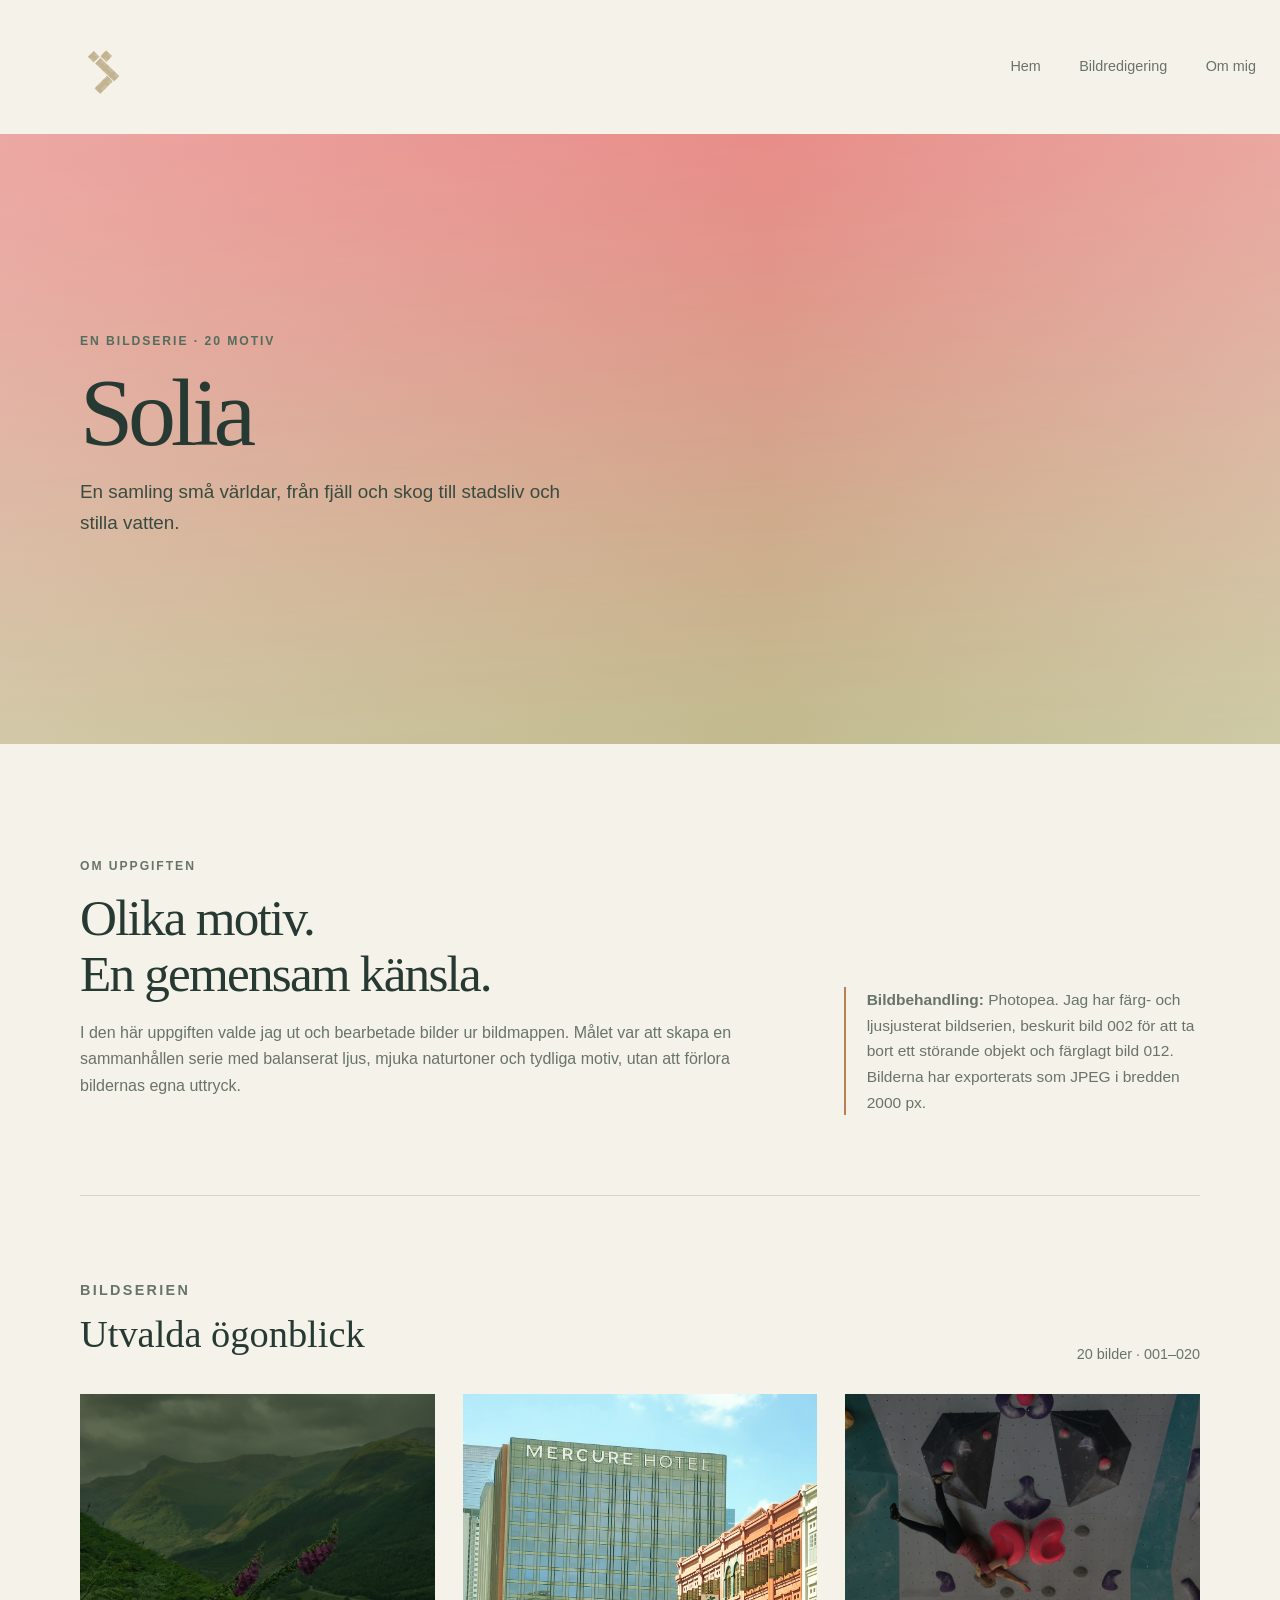
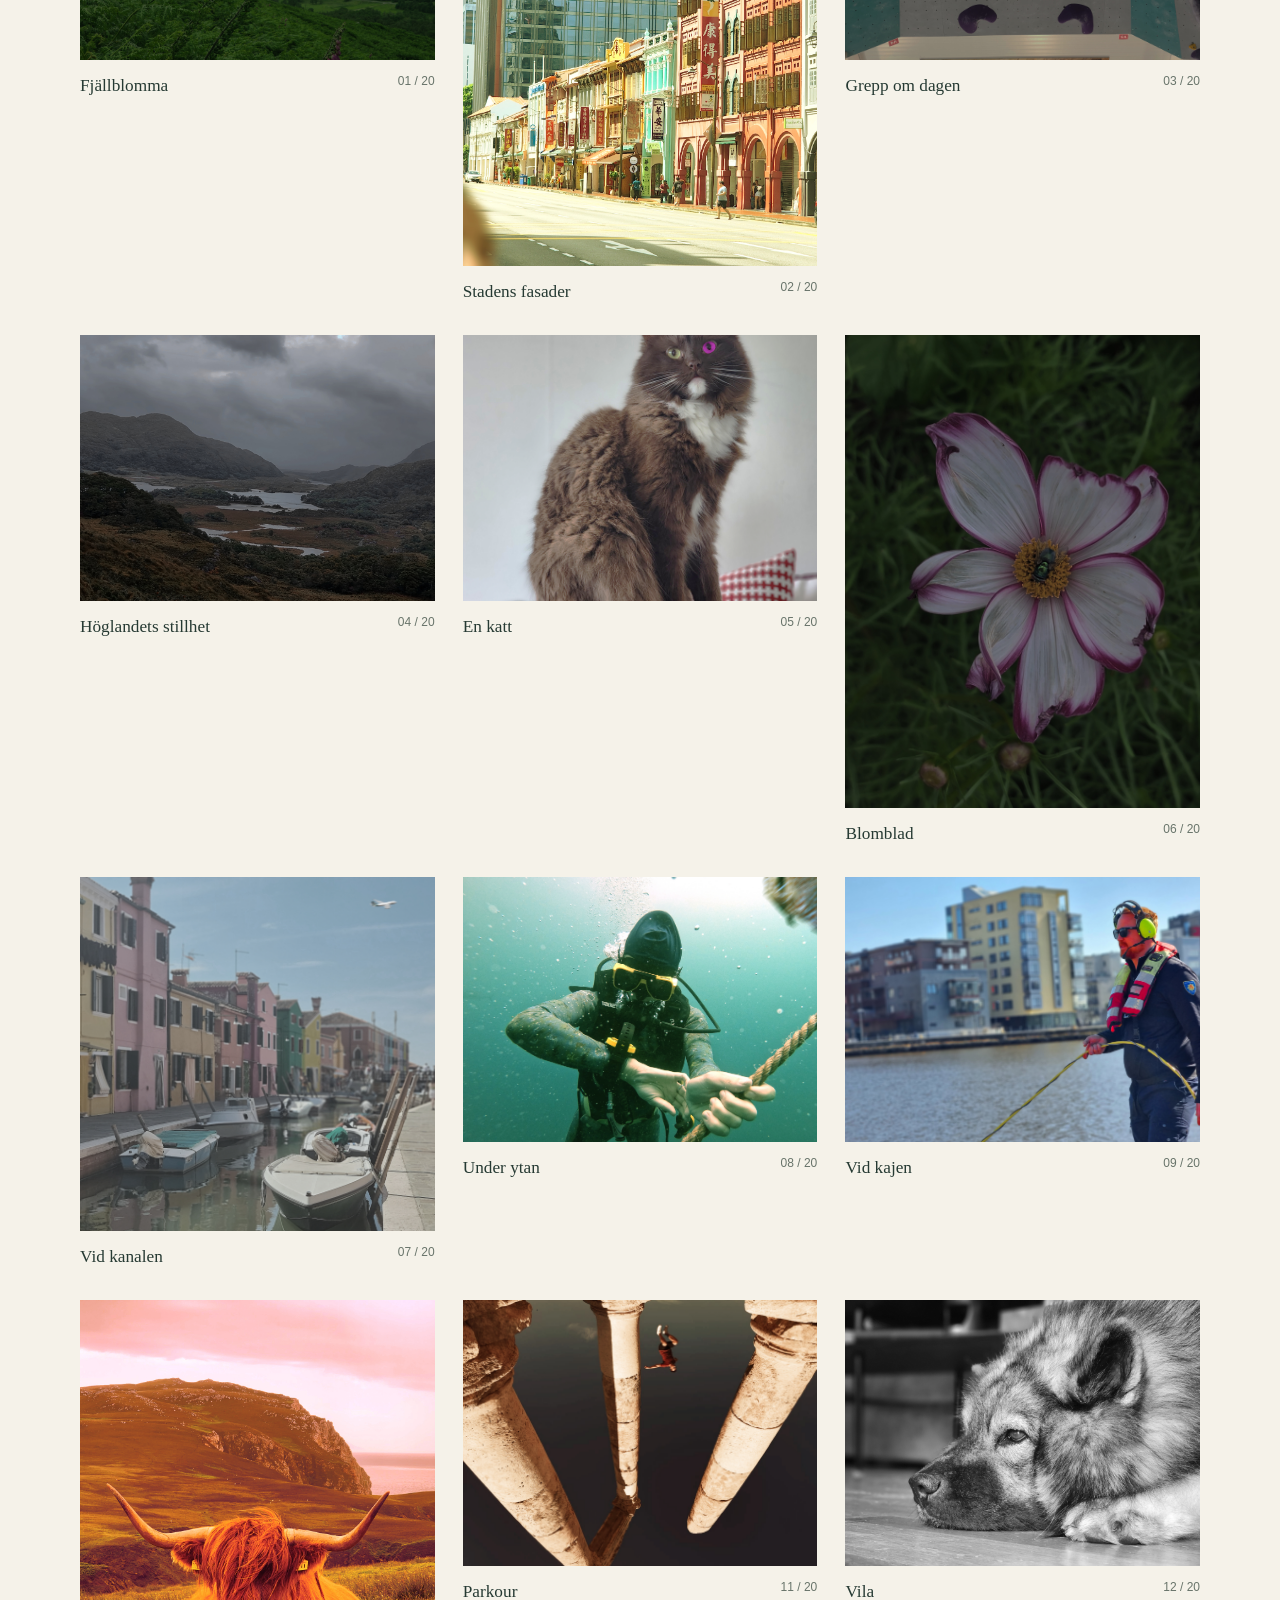
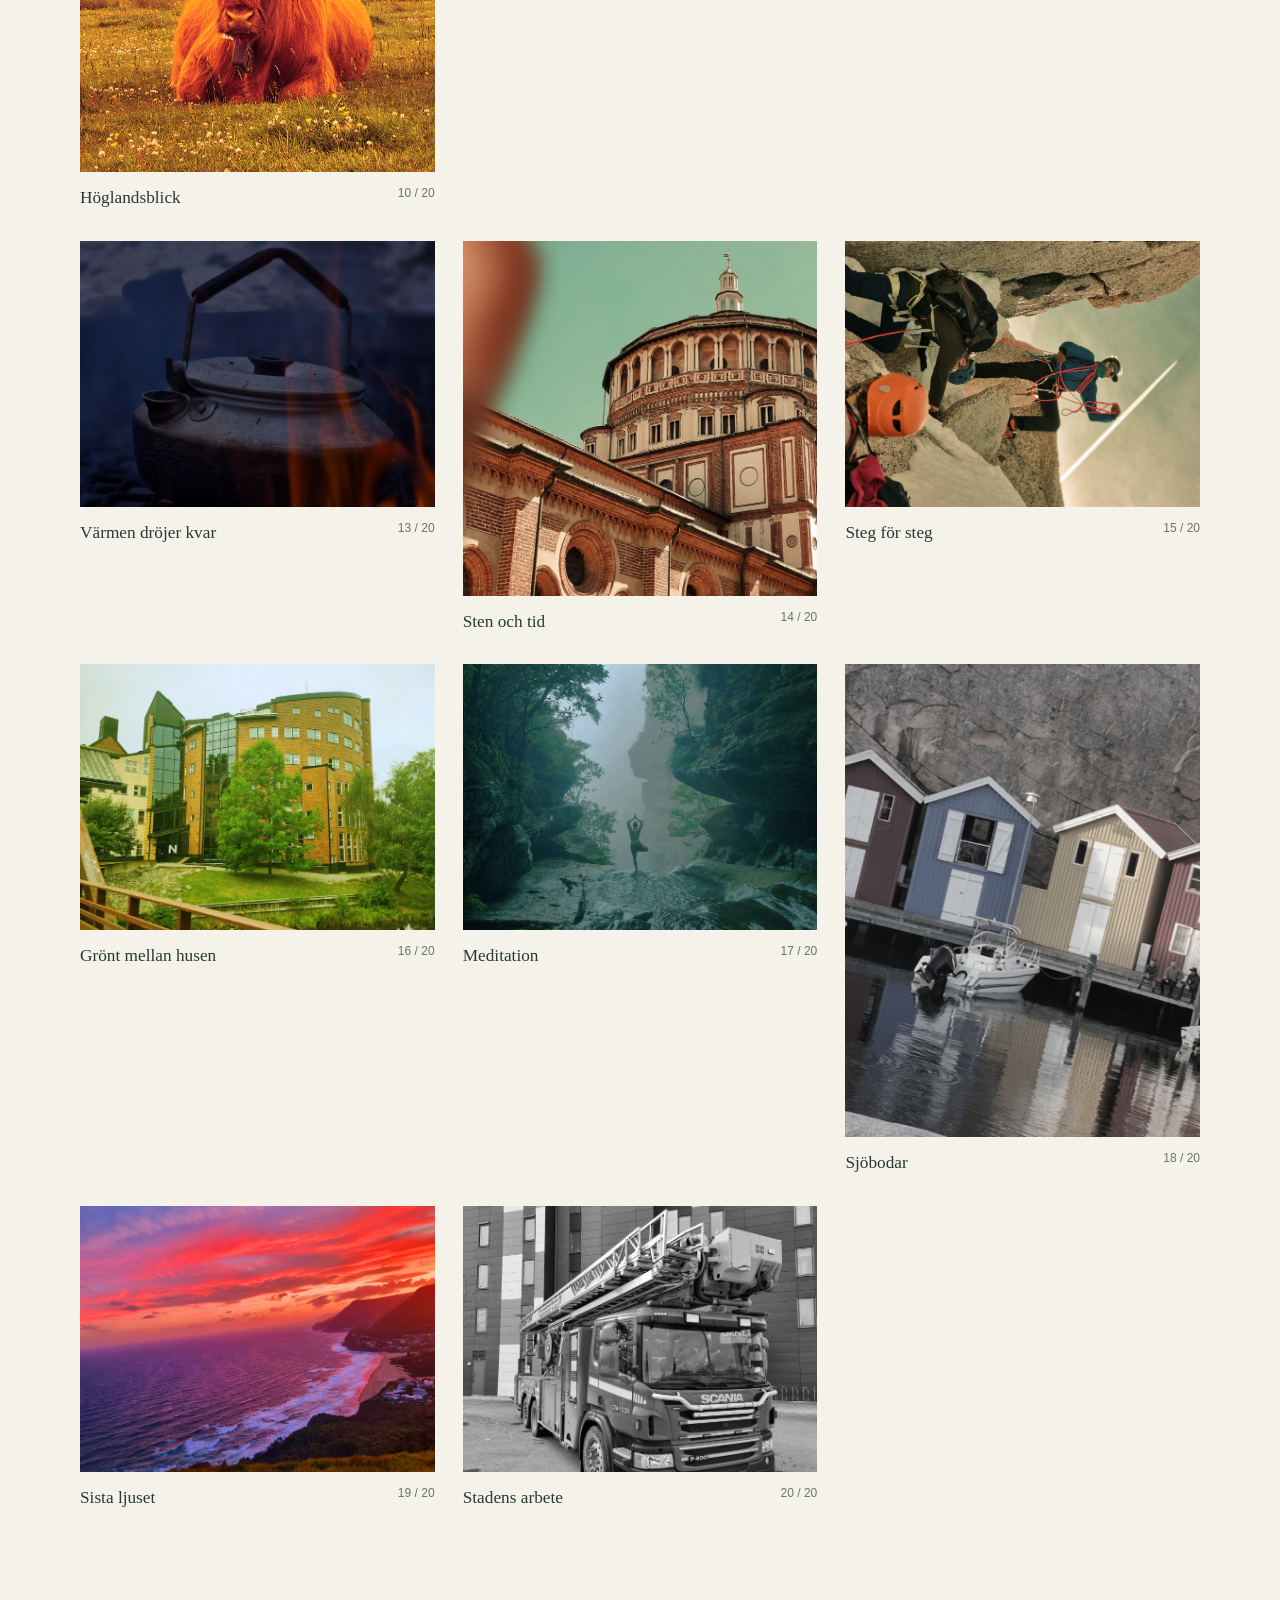
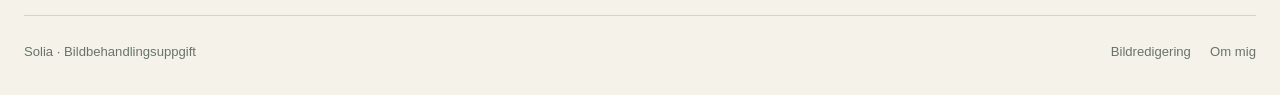
<file: index.html>
<!doctype html>
<html lang="sv">
<head>
  <meta charset="utf-8">
  <meta name="viewport" content="width=device-width, initial-scale=1">
  <title>Solia — Bildserie</title>
  <link rel="icon" href="images/favicon.png" type="image/png" sizes="32x32">
  <link rel="stylesheet" href="css/style.css">
</head>
<body>
  <a class="skip-link" href="#main">Hoppa till innehållet</a>
  <header class="site-header">
    <a class="brand" href="index.html"><img src="images/logo.svg" alt="Solia"></a>
    <nav class="site-nav">
      <a href="index.html">Hem</a>
      <a href="redigering.html">Bildredigering</a>
      <a href="om-mig.html">Om mig</a>
    </nav>
  </header>

  <main id="main">
    <section class="hero">
      <img class="hero-art" src="images/header.png" alt="Solnedgång">
      <div class="hero-copy">
        <p class="eyebrow">En bildserie · 20 motiv</p>
        <h1 id="hero-title">Solia</h1>
        <p>En samling små världar, från fjäll och skog till stadsliv och stilla vatten.</p>
      </div>
    </section>

    <div class="page-shell">
      <section class="intro">
        <div>
          <p class="eyebrow">Om uppgiften</p>
          <h2 id="intro-title">Olika motiv.<br>En gemensam känsla.</h2>
          <p>I den här uppgiften valde jag ut och bearbetade bilder ur bildmappen. Målet var att skapa en sammanhållen serie med balanserat ljus, mjuka naturtoner och tydliga motiv, utan att förlora bildernas egna uttryck.</p>
        </div>
        <aside class="intro-note">
          <p><strong>Bildbehandling:</strong> Photopea. Jag har färg- och ljusjusterat bildserien, beskurit bild 002 för att ta bort ett störande objekt och färglagt bild 012. Bilderna har exporterats som JPEG i bredden 2000 px.</p>
        </aside>
      </section>

      <section class="gallery-section">
        <div class="section-heading">
          <div>
            <p class="eyebrow">Bildserien</p>
            <h2 id="gallery-title">Utvalda ögonblick</h2>
          </div>
          <p>20 bilder · 001–020</p>
        </div>
        <div class="gallery">
          <article class="art-card"><figure><img src="images/bildserie001.jpg" alt="Rävfingerblommor framför gröna berg" loading="lazy"><figcaption><strong>Fjällblomma</strong><span>01 / 20</span></figcaption></figure></article>
          <article class="art-card"><figure><img src="images/bildserie002.jpg" alt="Färgstarka byggnader längs en stadsgata" loading="lazy"><figcaption><strong>Stadens fasader</strong><span>02 / 20</span></figcaption></figure></article>
          <article class="art-card"><figure><img src="images/bildserie003.jpg" alt="Klättergrepp på en inomhusvägg" loading="lazy"><figcaption><strong>Grepp om dagen</strong><span>03 / 20</span></figcaption></figure></article>
          <article class="art-card"><figure><img src="images/bildserie004.jpg" alt="Mörkt högland med vatten och berg" loading="lazy"><figcaption><strong>Höglandets stillhet</strong><span>04 / 20</span></figcaption></figure></article>
          <article class="art-card"><figure><img src="images/bildserie005.jpg" alt="Långhårig katt som sitter på en stol" loading="lazy"><figcaption><strong>En katt</strong><span>05 / 20</span></figcaption></figure></article>
          <article class="art-card"><figure><img src="images/bildserie006.jpg" alt="Ljus blomma med rosa kanter bland gröna blad" loading="lazy"><figcaption><strong>Blomblad</strong><span>06 / 20</span></figcaption></figure></article>
          <article class="art-card"><figure><img src="images/bildserie007.jpg" alt="Båtar längs en kanal kantad av pastellfärgade hus" loading="lazy"><figcaption><strong>Vid kanalen</strong><span>07 / 20</span></figcaption></figure></article>
          <article class="art-card"><figure><img src="images/bildserie008.jpg" alt="Dykare under det turkosa vattnet" loading="lazy"><figcaption><strong>Under ytan</strong><span>08 / 20</span></figcaption></figure></article>
          <article class="art-card"><figure><img src="images/bildserie009.jpg" alt="Person i arbetskläder vid vattnet" loading="lazy"><figcaption><strong>Vid kajen</strong><span>09 / 20</span></figcaption></figure></article>
          <article class="art-card"><figure><img src="images/bildserie010.jpg" alt="Höglandsko i ett öppet landskap" loading="lazy"><figcaption><strong>Höglandsblick</strong><span>10 / 20</span></figcaption></figure></article>
          <article class="art-card"><figure><img src="images/bildserie011.jpg" alt="Person i ett smalt ljusinsläpp mellan klippformationer" loading="lazy"><figcaption><strong>Parkour</strong><span>11 / 20</span></figcaption></figure></article>
          <article class="art-card"><figure><img src="images/bildserie012.jpg" alt="Varg med varm päls mot en blågrön bakgrund" loading="lazy"><figcaption><strong>Vila</strong><span>12 / 20</span></figcaption></figure></article>
          <article class="art-card"><figure><img src="images/bildserie013.jpg" alt="Kittel över eld i skymningen" loading="lazy"><figcaption><strong>Värmen dröjer kvar</strong><span>13 / 20</span></figcaption></figure></article>
          <article class="art-card"><figure><img src="images/bildserie014.jpg" alt="Historisk kyrkobyggnad med kupol och valv" loading="lazy"><figcaption><strong>Sten och tid</strong><span>14 / 20</span></figcaption></figure></article>
          <article class="art-card"><figure><img src="images/bildserie015.jpg" alt="Klättrare på en klippvägg" loading="lazy"><figcaption><strong>Steg för steg</strong><span>15 / 20</span></figcaption></figure></article>
          <article class="art-card"><figure><img src="images/bildserie016.jpg" alt="Grönskande innergård med modern byggnad" loading="lazy"><figcaption><strong>Grönt mellan husen</strong><span>16 / 20</span></figcaption></figure></article>
          <article class="art-card"><figure><img src="images/bildserie017.jpg" alt="Dimma mellan höga träd ovanför en bäck" loading="lazy"><figcaption><strong>Meditation</strong><span>17 / 20</span></figcaption></figure></article>
          <article class="art-card"><figure><img src="images/bildserie018.jpg" alt="Färgglada sjöbodar vid stilla vatten" loading="lazy"><figcaption><strong>Sjöbodar</strong><span>18 / 20</span></figcaption></figure></article>
          <article class="art-card"><figure><img src="images/bildserie019.jpg" alt="Rosa kvällsljus över hav och kust" loading="lazy"><figcaption><strong>Sista ljuset</strong><span>19 / 20</span></figcaption></figure></article>
          <article class="art-card"><figure><img src="images/bildserie020.jpg" alt="Lastbil med kran vid en byggnad" loading="lazy"><figcaption><strong>Stadens arbete</strong><span>20 / 20</span></figcaption></figure></article>
        </div>
      </section>
    </div>
  </main>

  <footer class="site-footer">
    <p>Solia · Bildbehandlingsuppgift</p>
    <nav class="footer-nav">
      <a href="redigering.html">Bildredigering</a>
      <a href="om-mig.html">Om mig</a>
    </nav>
  </footer>
</body>
</html>
</file>
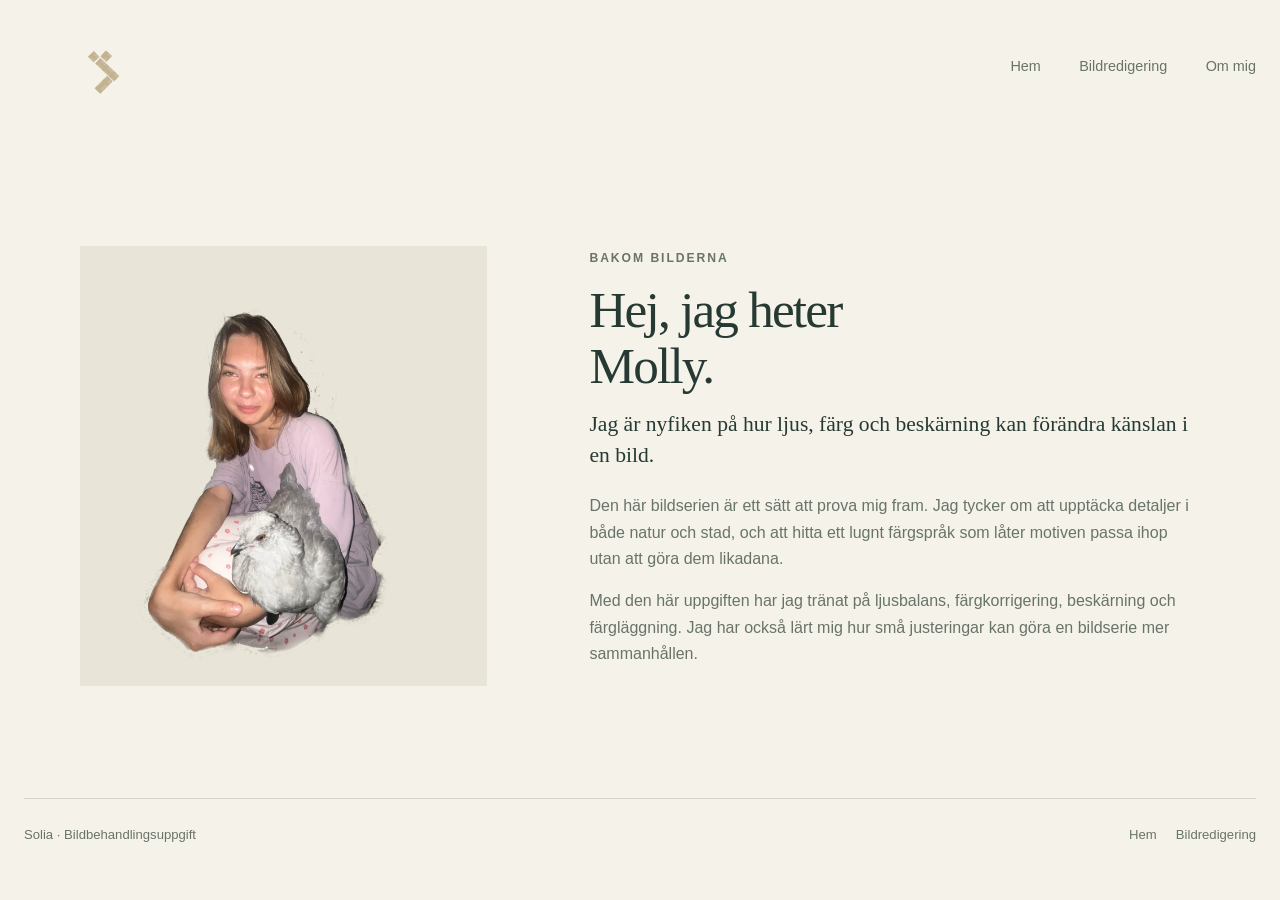
<file: om-mig.html>
<!doctype html>
<html lang="sv">
<head>
  <meta charset="utf-8">
  <meta name="viewport" content="width=device-width, initial-scale=1">
  <title>Om mig — Solia</title>
  <link rel="icon" href="images/favicon.png" type="image/png" sizes="32x32">
  <link rel="stylesheet" href="css/style.css">
</head>
<body>
  <a class="skip-link" href="#main">Hoppa till innehållet</a>
  <header class="site-header">
    <a class="brand" href="index.html"><img src="images/logo.svg" alt="Solia"></a>
    <nav class="site-nav">
      <a href="index.html">Hem</a>
      <a href="redigering.html">Bildredigering</a>
      <a href="om-mig.html">Om mig</a>
    </nav>
  </header>

  <main id="main" class="page-shell">
    <section class="about-layout">
      <div class="portrait-wrap">
        <img src="images/portrait.png" alt="Molly med sin fågel i famnen, frilagd från bakgrunden">
      </div>
      <div class="about-copy">
        <p class="eyebrow">Bakom bilderna</p>
        <h1 id="about-title">Hej, jag heter<br>Molly.</h1>
        <p class="lead">Jag är nyfiken på hur ljus, färg och beskärning kan förändra känslan i en bild.</p>
        <p>Den här bildserien är ett sätt att prova mig fram. Jag tycker om att upptäcka detaljer i både natur och stad, och att hitta ett lugnt färgspråk som låter motiven passa ihop utan att göra dem likadana.</p>
        <p>Med den här uppgiften har jag tränat på ljusbalans, färgkorrigering, beskärning och färgläggning. Jag har också lärt mig hur små justeringar kan göra en bildserie mer sammanhållen.</p>
      </div>
    </section>
  </main>

  <footer class="site-footer">
    <p>Solia · Bildbehandlingsuppgift</p>
    <nav class="footer-nav">
      <a href="index.html">Hem</a>
      <a href="redigering.html">Bildredigering</a>
    </nav>
  </footer>
</body>
</html>
</file>
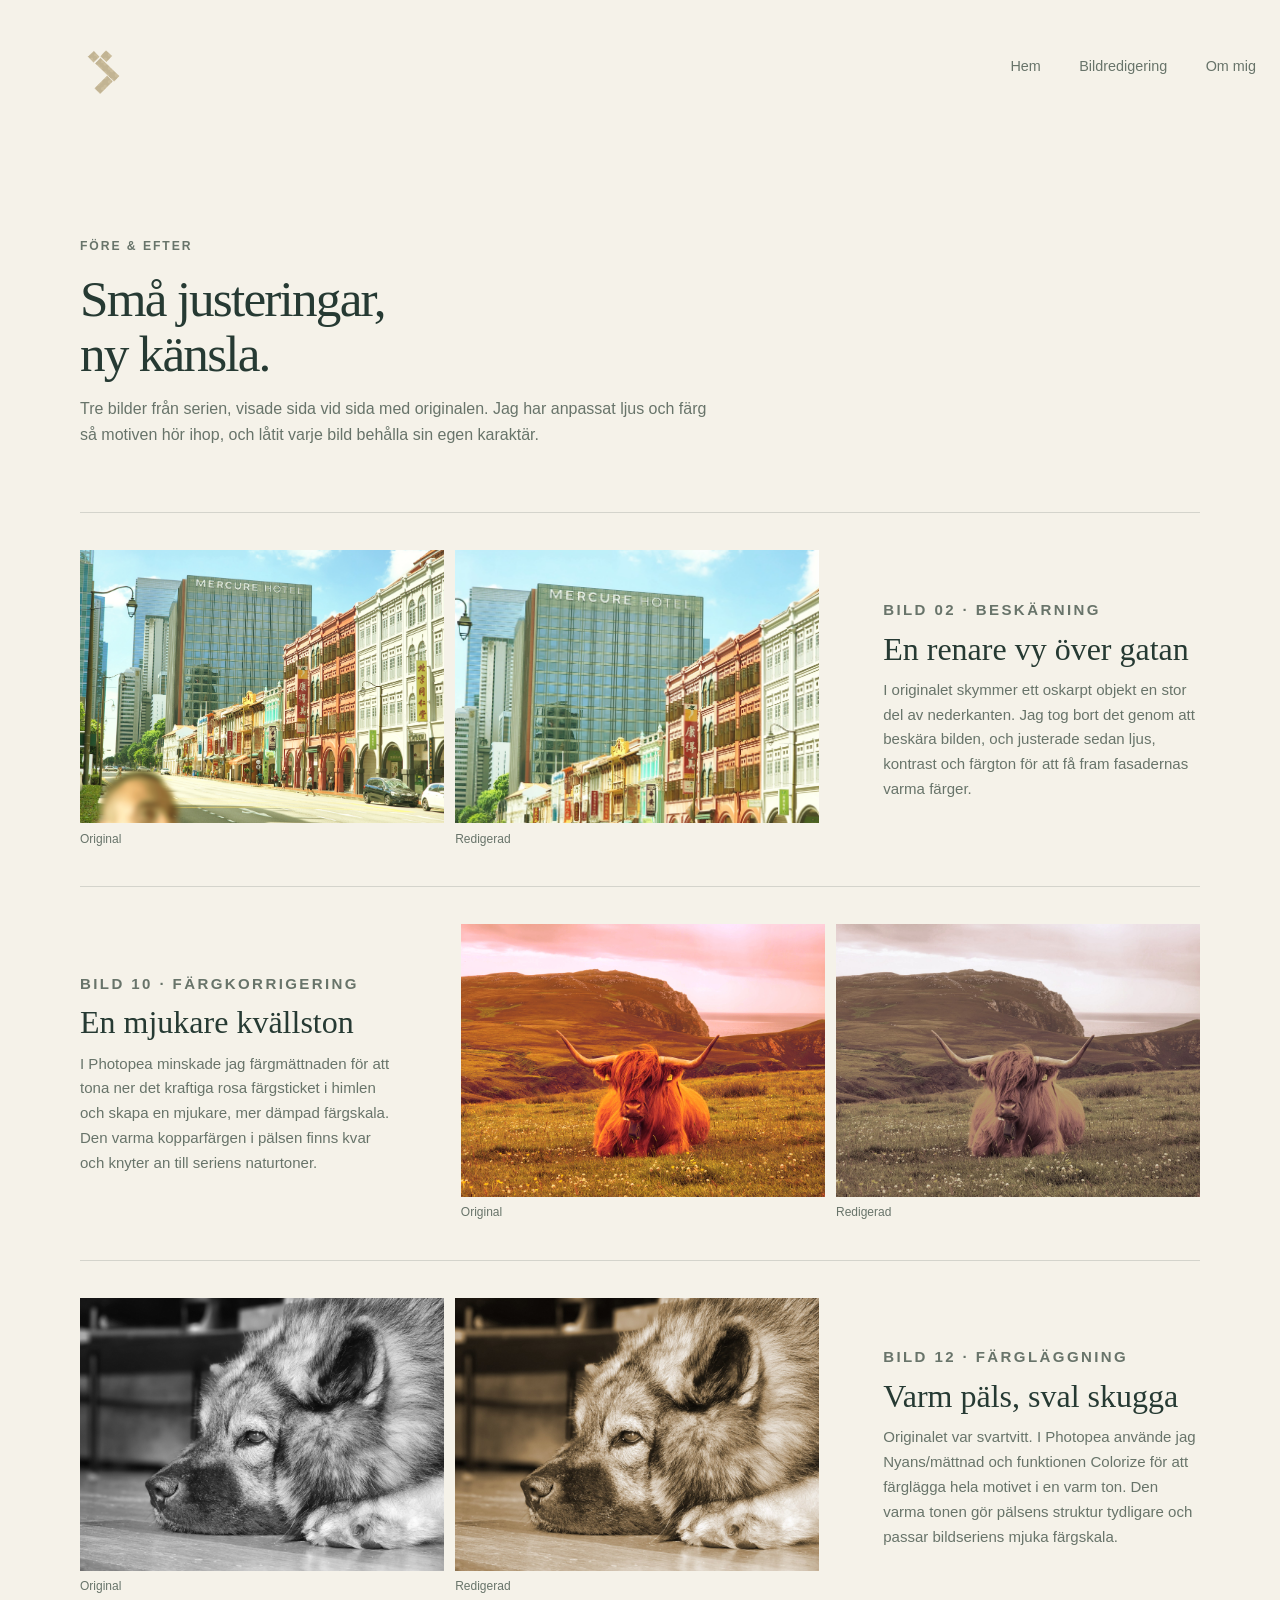
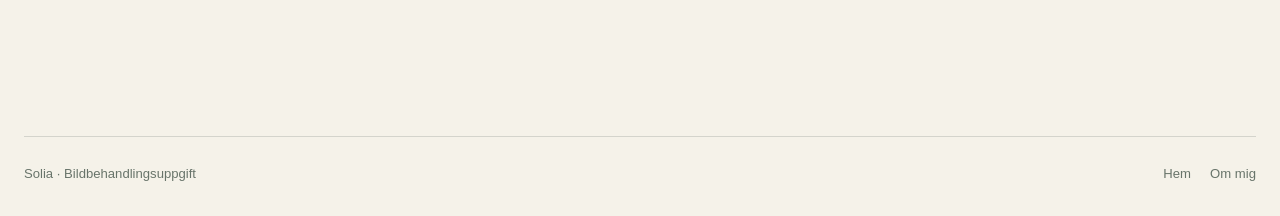
<file: redigering.html>
<!doctype html>
<html lang="sv">
<head>
  <meta charset="utf-8">
  <meta name="viewport" content="width=device-width, initial-scale=1">
  <title>Bildredigering — Solia</title>
  <link rel="icon" href="images/favicon.png" type="image/png" sizes="32x32">
  <link rel="stylesheet" href="css/style.css">
</head>
<body>
  <a class="skip-link" href="#main">Hoppa till innehållet</a>
  <header class="site-header">
    <a class="brand" href="index.html"><img src="images/logo.svg" alt="Solia"></a>
    <nav class="site-nav">
      <a href="index.html">Hem</a>
      <a href="redigering.html">Bildredigering</a>
      <a href="om-mig.html">Om mig</a>
    </nav>
  </header>

  <main id="main" class="page-shell">
    <header class="page-heading">
      <p class="eyebrow">Före & efter</p>
      <h1>Små justeringar,<br>ny känsla.</h1>
      <p>Tre bilder från serien, visade sida vid sida med originalen. Jag har anpassat ljus och färg så motiven hör ihop, och låtit varje bild behålla sin egen karaktär.</p>
    </header>

    <section class="comparison-list">
      <article class="comparison">
        <div class="pair">
          <figure><img src="images/bildserie002.jpg" alt="Original: stadsgata med ett oskarpt objekt nära kameran" loading="lazy"><figcaption>Original</figcaption></figure>
          <figure><img src="images/photopea002.jpeg" alt="Redigerad stadsgata, beskuren och färgkorrigerad" loading="lazy"><figcaption>Redigerad</figcaption></figure>
        </div>
        <div class="comparison-copy">
          <p class="eyebrow">Bild 02 · Beskärning</p>
          <h2>En renare vy över gatan</h2>
          <p>I originalet skymmer ett oskarpt objekt en stor del av nederkanten. Jag tog bort det genom att beskära bilden, och justerade sedan ljus, kontrast och färgton för att få fram fasadernas varma färger.</p>
        </div>
      </article>

      <article class="comparison">
        <div class="pair">
          <figure><img src="images/bildserie010.jpg" alt="Original: höglandsko i ett rosa och orange färgstick" loading="lazy"><figcaption>Original</figcaption></figure>
          <figure><img src="images/photopea010.jpg" alt="Redigerad höglandsko med nedtonad magentafärg i himlen" loading="lazy"><figcaption>Redigerad</figcaption></figure>
        </div>
        <div class="comparison-copy">
          <p class="eyebrow">Bild 10 · Färgkorrigering</p>
          <h2>En mjukare kvällston</h2>
          <p>I Photopea minskade jag färgmättnaden för att tona ner det kraftiga rosa färgsticket i himlen och skapa en mjukare, mer dämpad färgskala. Den varma kopparfärgen i pälsen finns kvar och knyter an till seriens naturtoner.</p>
        </div>
      </article>

      <article class="comparison">
        <div class="pair">
          <figure><img src="images/bildserie012.jpg" alt="Original: svartvit närbild av en vilande varg" loading="lazy"><figcaption>Original</figcaption></figure>
          <figure><img src="images/photopea012.jpeg" alt="Varmt sepiatonad varg" loading="lazy"><figcaption>Redigerad</figcaption></figure>
        </div>
        <div class="comparison-copy">
          <p class="eyebrow">Bild 12 · Färgläggning</p>
          <h2>Varm päls, sval skugga</h2>
          <p>Originalet var svartvitt. I Photopea använde jag Nyans/mättnad och funktionen Colorize för att färglägga hela motivet i en varm ton. Den varma tonen gör pälsens struktur tydligare och passar bildseriens mjuka färgskala.</p>
        </div>
      </article>
    </section>
  </main>

  <footer class="site-footer">
    <p>Solia · Bildbehandlingsuppgift</p>
    <nav class="footer-nav">
      <a href="index.html">Hem</a>
      <a href="om-mig.html">Om mig</a>
    </nav>
  </footer>
</body>
</html>
</file>
<file: css/style.css>
html {
  color-scheme: light;
  scroll-behavior: smooth;
}

body {
  margin: 0;
  background: #f5f2e9;
  color: #263a33;
  font-family: "Segoe UI", Arial, sans-serif;
  line-height: 1.65;
}

a {
  color: inherit;
}

a:focus-visible {
  outline: 3px solid #bd8054;
  outline-offset: 4px;
}

.skip-link {
  position: absolute;
  top: -4rem;
  left: 1rem;
  z-index: 10;
  padding: 0.65rem 1rem;
  background: #263a33;
  color: white;
}

.skip-link:focus {
  top: 1rem;
}

.site-header {
  position: relative;
  z-index: 1;
  display: flex;
  align-items: center;
  justify-content: space-between;
  gap: 2rem;
  width: min(100% - 3rem, 1280px);
  min-height: 94px;
  margin: 0 auto;
}

.brand {
  display: inline-flex;
  align-items: center;
}
.brand img {
  display: block;
  width: 238px;
  height: auto;
  transform: scale(1.09);
  transform-origin: left center;
}

.site-nav {
  display: flex;
  align-items: center;
  gap: clamp(1.1rem, 3vw, 2.8rem);
}

.site-nav a {
  padding: 0.45rem 0;
  color: #68746a;
  font-size: 0.9rem;
  text-decoration: none;
  transition: color 0.2s ease;
}

.site-nav a:hover,
.site-nav a[aria-current="page"] {
  color: #263a33;
}

.site-nav a[aria-current="page"] {
  box-shadow: inset 0 -1px #bd8054;
}

.hero {
  position: relative;
  display: grid;
  min-height: clamp(360px, 49vw, 610px);
  place-items: center;
  overflow: hidden;
  isolation: isolate;
  background: #d7d6c6;
}

.hero-art {
  position: absolute;
  z-index: -1;
  inset: 0;
  width: 100%;
  height: 100%;
  object-fit: cover;
  object-position: center 62%;
  opacity: 0.8;
}

.hero::after {
  position: absolute;
  z-index: -1;
  inset: 0;
  background: linear-gradient(
    90deg,
    rgba(245, 242, 233, 0.3),
    rgba(245, 242, 233, 0.04) 60%,
    rgba(245, 242, 233, 0.28)
  );
  content: "";
}

.hero-copy {
  width: min(100% - 3rem, 1120px);
  padding: 3.5rem 0 4rem;
}

.eyebrow {
  margin: 0 0 0.9rem;
  color: #526d5d;
  font-size: 0.76rem;
  font-weight: 700;
  letter-spacing: 0.16em;
  text-transform: uppercase;
}

h1,
h2,
h3,
p {
  margin-top: 0;
}

.hero h1 {
  max-width: 760px;
  margin-bottom: 1rem;
  font-family: Georgia, "Times New Roman", serif;
  font-size: clamp(3rem, 7.5vw, 6.7rem);
  font-weight: 400;
  letter-spacing: -0.055em;
  line-height: 0.98;
}

.hero-copy > p:last-child {
  max-width: 520px;
  margin: 0;
  color: #394b41;
  font-size: clamp(1rem, 1.6vw, 1.18rem);
}

.page-shell {
  width: min(100% - 3rem, 1120px);
  margin: 0 auto;
}

.intro {
  display: grid;
  grid-template-columns: minmax(0, 1.3fr) minmax(240px, 0.7fr);
  gap: clamp(2rem, 8vw, 8rem);
  align-items: end;
  padding: clamp(4rem, 9vw, 7rem) 0 clamp(3rem, 7vw, 5rem);
  border-bottom: 1px solid rgba(38, 58, 51, 0.16);
}

.intro h2,
.page-heading h1,
.about-copy h1 {
  margin-bottom: 1.2rem;
  font-family: Georgia, "Times New Roman", serif;
  font-size: clamp(2.2rem, 4vw, 3.8rem);
  font-weight: 400;
  letter-spacing: -0.035em;
  line-height: 1.08;
}

.intro p,
.page-heading p,
.about-copy p {
  color: #68746a;
}
.intro-note {
  padding-left: 1.3rem;
  border-left: 2px solid #bd8054;
}
.intro-note p {
  margin: 0;
  font-size: 0.97rem;
}

.section-heading {
  display: flex;
  align-items: end;
  justify-content: space-between;
  gap: 1rem;
  margin: 0 0 1.7rem;
}

.section-heading h2 {
  margin: 0;
  font-family: Georgia, "Times New Roman", serif;
  font-size: clamp(1.8rem, 3vw, 2.7rem);
  font-weight: 400;
}

.section-heading p {
  margin: 0;
  color: #68746a;
  font-size: 0.9rem;
}
.gallery-section {
  padding: clamp(3.2rem, 7vw, 5.2rem) 0 clamp(4rem, 8vw, 7rem);
}

.gallery {
  display: grid;
  grid-template-columns: repeat(3, minmax(0, 1fr));
  gap: clamp(1rem, 2.2vw, 2rem);
}

.art-card {
  min-width: 0;
}
.art-card figure {
  margin: 0;
}

.art-card img {
  display: block;
  width: 100%;
  aspect-ratio: 4 / 3;
  object-fit: cover;
  background: #ebe6d9;
}

.art-card:nth-child(4n + 2) img {
  aspect-ratio: 3 / 4;
}
.art-card:nth-child(7n) img {
  aspect-ratio: 1 / 1;
}

.art-card figcaption {
  display: flex;
  justify-content: space-between;
  gap: 0.75rem;
  padding-top: 0.75rem;
}
.art-card strong {
  font-family: Georgia, "Times New Roman", serif;
  font-size: 1.08rem;
  font-weight: 400;
}
.art-card span {
  color: #68746a;
  font-size: 0.75rem;
  white-space: nowrap;
}

.page-heading {
  max-width: 780px;
  padding: clamp(4rem, 8vw, 7rem) 0 clamp(2.7rem, 5vw, 4rem);
}

.page-heading h1 {
  margin-bottom: 0.9rem;
}
.page-heading p:last-child {
  max-width: 630px;
  margin-bottom: 0;
}

.comparison-list {
  padding-bottom: clamp(4rem, 8vw, 7rem);
}

.comparison {
  display: grid;
  grid-template-columns: minmax(0, 1.4fr) minmax(220px, 0.6fr);
  gap: clamp(1.5rem, 5vw, 4rem);
  align-items: center;
  padding: 2.3rem 0;
  border-top: 1px solid rgba(38, 58, 51, 0.16);
}

.comparison:nth-child(even) {
  grid-template-columns: minmax(220px, 0.6fr) minmax(0, 1.4fr);
}
.comparison:nth-child(even) .comparison-copy {
  order: -1;
}

.pair {
  display: grid;
  grid-template-columns: repeat(2, minmax(0, 1fr));
  gap: 0.7rem;
}

.pair figure {
  min-width: 0;
  margin: 0;
}
.pair img {
  display: block;
  width: 100%;
  aspect-ratio: 4 / 3;
  object-fit: cover;
  background: #ebe6d9;
}
.pair .portrait-image {
  aspect-ratio: 3 / 4;
}
.pair figcaption {
  padding-top: 0.4rem;
  color: #68746a;
  font-size: 0.75rem;
}
.comparison-copy .eyebrow {
  margin-bottom: 0.5rem;
}
.comparison-copy h2 {
  margin-bottom: 0.65rem;
  font-family: Georgia, "Times New Roman", serif;
  font-size: clamp(1.5rem, 2.5vw, 2.1rem);
  font-weight: 400;
  line-height: 1.15;
}
.comparison-copy p {
  margin-bottom: 0;
  color: #68746a;
  font-size: 0.94rem;
}

.about-layout {
  display: grid;
  grid-template-columns: minmax(240px, 0.8fr) minmax(0, 1.2fr);
  gap: clamp(2rem, 8vw, 7rem);
  align-items: center;
  padding: clamp(4rem, 9vw, 7rem) 0;
}

.portrait-wrap {
  display: grid;
  min-height: 380px;
  place-items: center;
  overflow: hidden;
  background: #e8e4d8;
}

.portrait-wrap img {
  display: block;
  width: min(100%, 420px);
  height: 440px;
  object-fit: contain;
  object-position: center bottom;
}
.about-copy h1 {
  margin-bottom: 1rem;
}
.about-copy .lead {
  color: #263a33;
  font-family: Georgia, "Times New Roman", serif;
  font-size: 1.35rem;
  line-height: 1.45;
}
.placeholder-note {
  margin-top: 1.7rem;
  padding: 1rem 1.2rem;
  border-left: 2px solid #bd8054;
  background: rgba(235, 230, 217, 0.65);
  color: #68746a;
  font-size: 0.9rem;
}

.site-footer {
  display: flex;
  align-items: center;
  justify-content: space-between;
  gap: 1rem;
  width: min(100% - 3rem, 1280px);
  margin: 0 auto;
  padding: 1.6rem 0 2rem;
  border-top: 1px solid rgba(38, 58, 51, 0.16);
  color: #68746a;
  font-size: 0.82rem;
}

.site-footer p {
  margin: 0;
}
.footer-nav {
  display: flex;
  gap: 1.2rem;
}
.footer-nav a {
  text-decoration: none;
}
.footer-nav a:hover {
  color: #263a33;
}

@media (max-width: 760px) {
  .site-header {
    width: min(100% - 2rem, 1280px);
    min-height: 80px;
    gap: 1rem;
  }
  .brand img {
    width: 190px;
  }
  .site-nav {
    gap: 1rem;
  }
  .site-nav a {
    font-size: 0.82rem;
  }
  .hero {
    min-height: 420px;
  }
  .hero-copy,
  .page-shell {
    width: min(100% - 2rem, 1120px);
  }
  .intro {
    grid-template-columns: 1fr;
    gap: 1rem;
  }
  .intro-note {
    max-width: 480px;
  }
  .gallery {
    grid-template-columns: repeat(2, minmax(0, 1fr));
  }
  .comparison,
  .comparison:nth-child(even) {
    grid-template-columns: 1fr;
    gap: 1.2rem;
  }
  .comparison:nth-child(even) .comparison-copy {
    order: 0;
  }
  .comparison-copy {
    grid-row: 1;
  }
  .pair {
    grid-row: 2;
  }
  .about-layout {
    grid-template-columns: minmax(180px, 0.7fr) minmax(0, 1fr);
    gap: 2rem;
  }
  .portrait-wrap {
    min-height: 300px;
  }
  .portrait-wrap img {
    height: 350px;
  }
}

@media (max-width: 500px) {
  .site-header {
    align-items: flex-start;
    flex-direction: column;
    justify-content: center;
    padding: 0.8rem 0;
  }
  .brand img {
    width: 178px;
  }
  .site-nav {
    width: 100%;
    justify-content: space-between;
    gap: 0.5rem;
  }
  .site-nav a {
    font-size: 0.8rem;
  }
  .hero {
    min-height: 390px;
  }
  .hero-copy {
    width: min(100% - 2rem, 1120px);
    padding: 3rem 0;
  }
  .gallery {
    gap: 1.25rem 0.75rem;
  }
  .art-card:nth-child(4n + 2) img,
  .art-card:nth-child(7n) img {
    aspect-ratio: 4 / 3;
  }
  .art-card figcaption {
    display: block;
  }
  .art-card span {
    display: block;
    margin-top: 0.1rem;
  }
  .section-heading {
    align-items: flex-start;
    flex-direction: column;
  }
  .about-layout {
    grid-template-columns: 1fr;
    padding-top: 3rem;
  }
  .portrait-wrap {
    min-height: 300px;
  }
  .portrait-wrap img {
    height: 340px;
  }
  .site-footer {
    align-items: flex-start;
    flex-direction: column;
    width: min(100% - 2rem, 1280px);
  }
}
</file>
